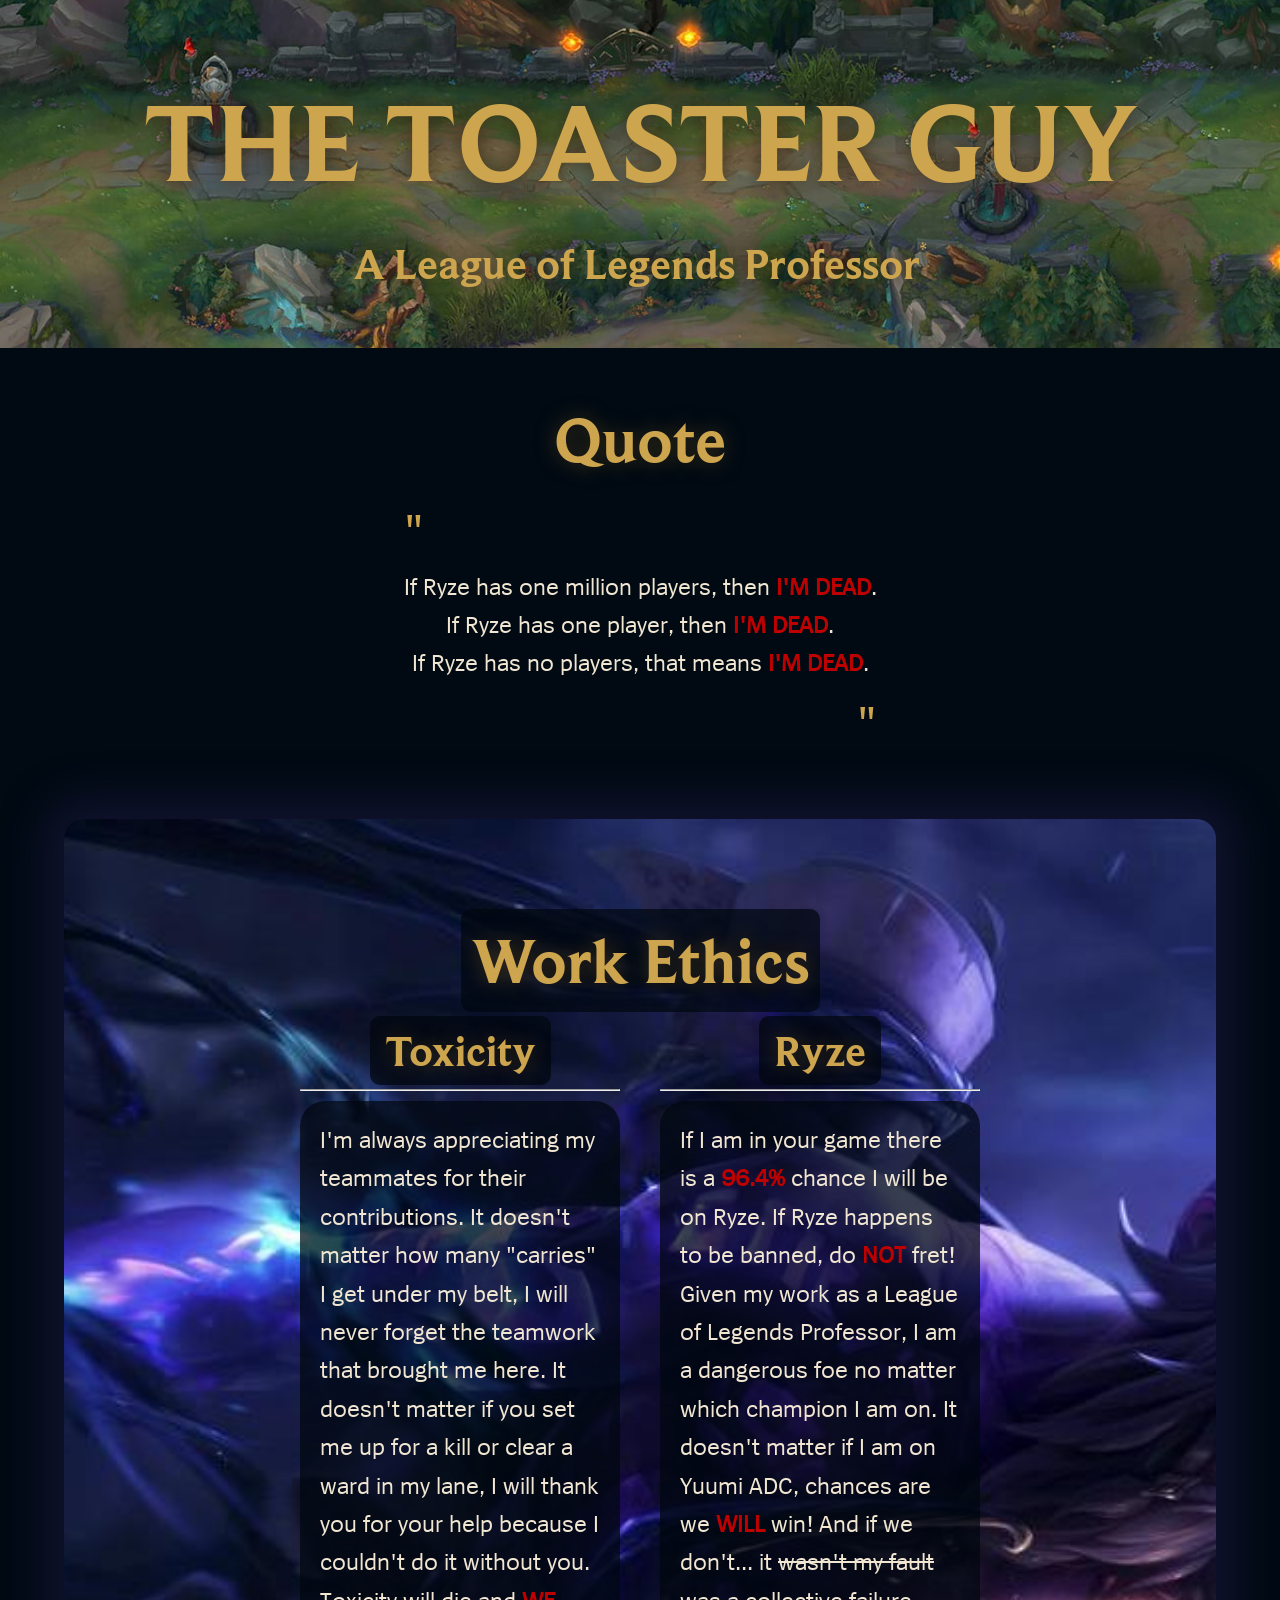
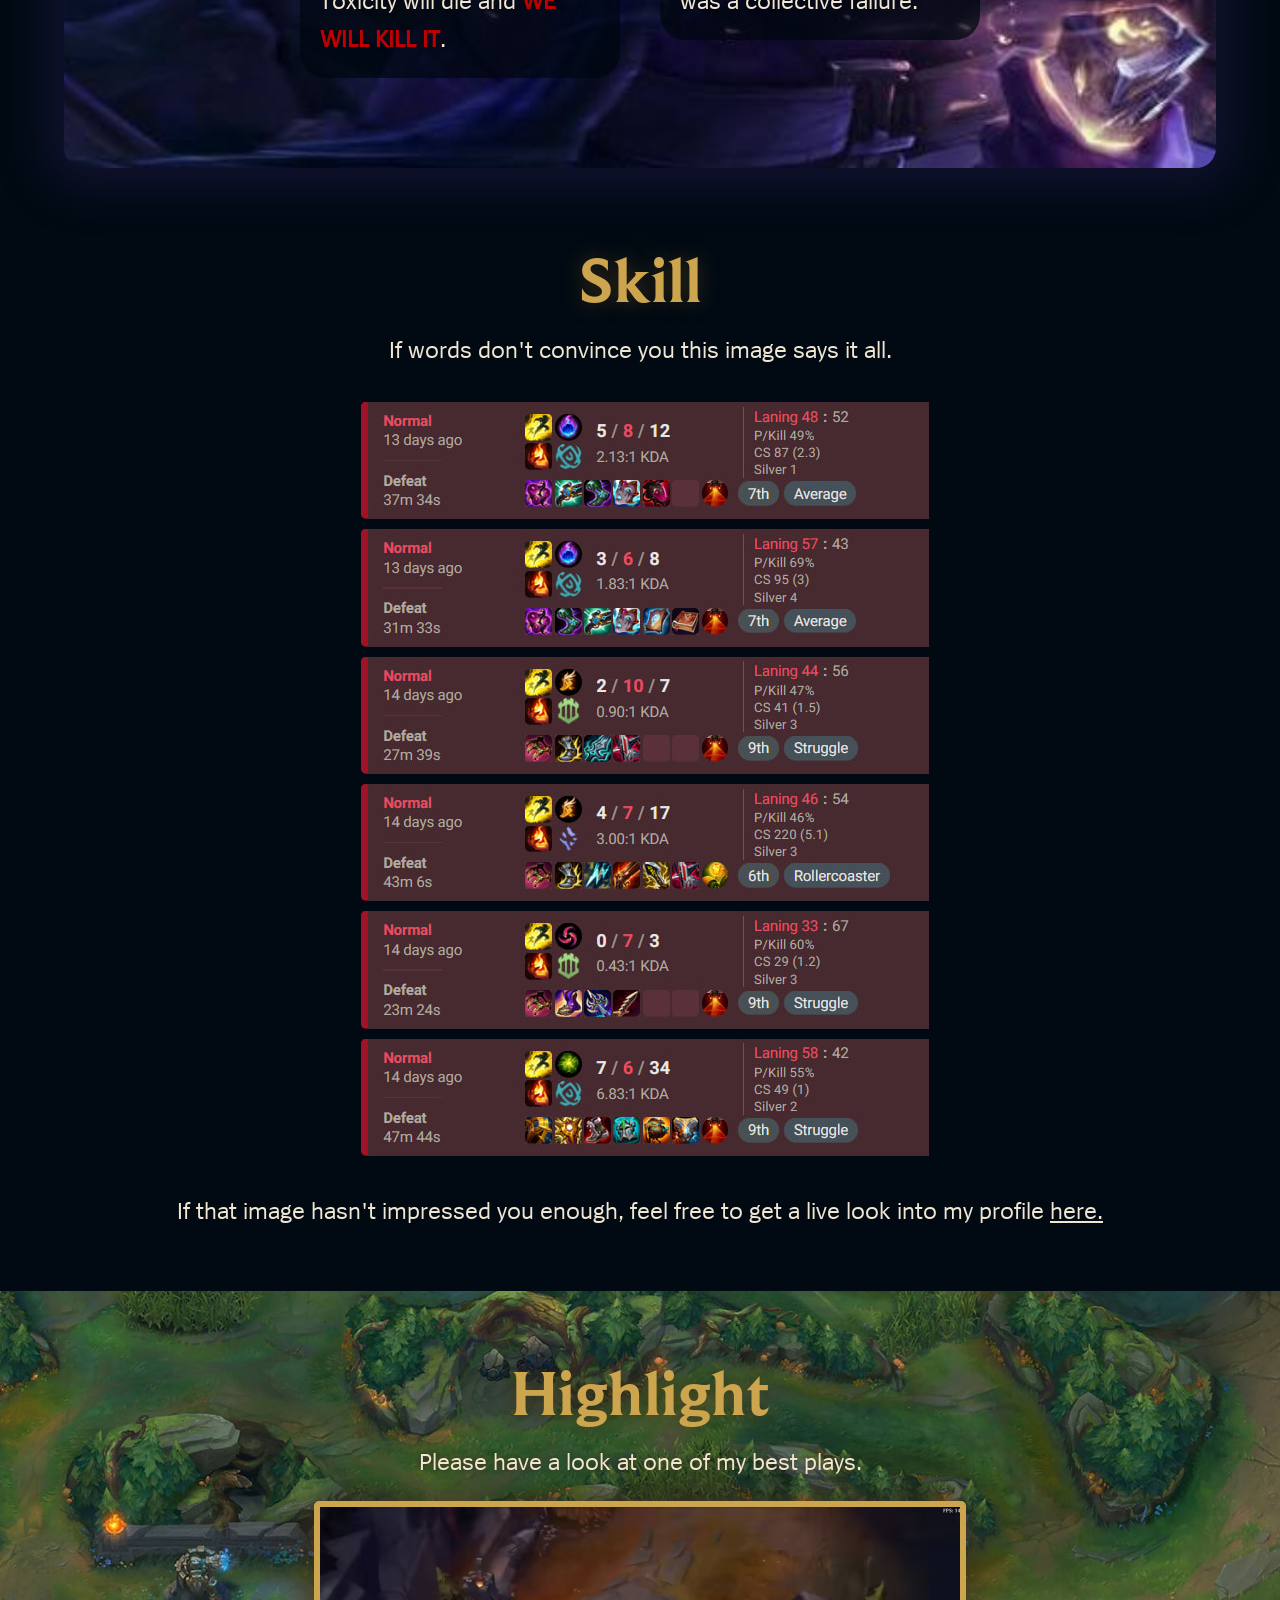
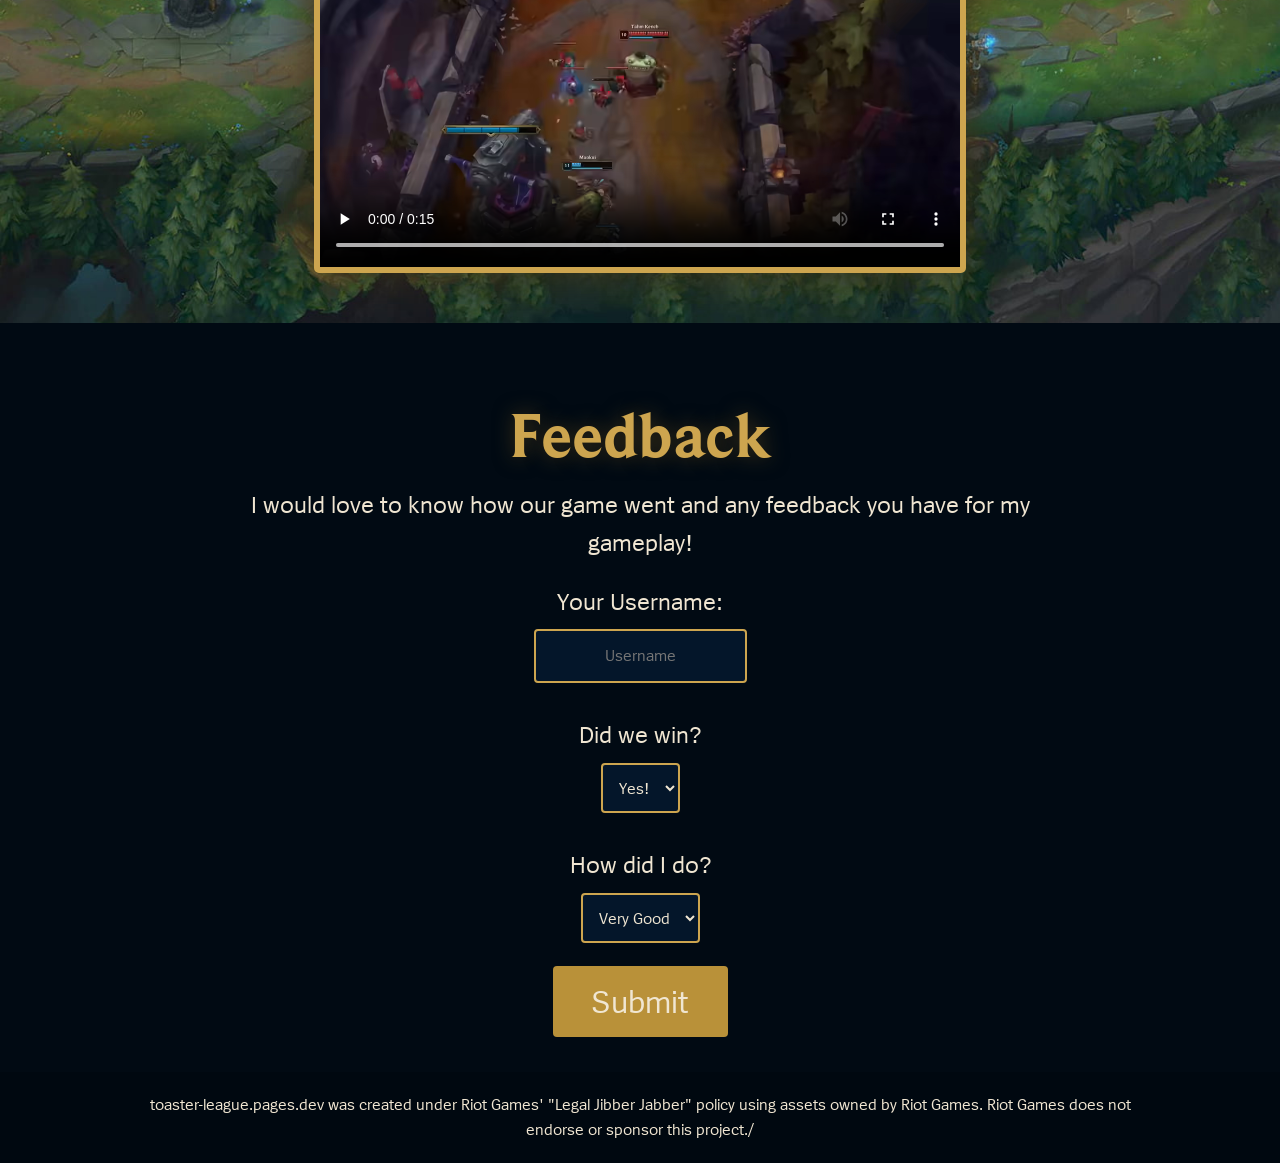
<file: index.html>
<!DOCTYPE html>
<html lang="en">

<head>
  <meta charset="UTF-8" />
  <meta name="viewport" content="width=device-width, initial-scale=1.0" />
  <link href="css/normalize.css" rel="stylesheet" />
  <link href="css/style.css" rel="stylesheet" />
  <link rel="icon" type="image/png" sizes="32x32" href="assets/img/favicon-32x32.png">
  <script defer src="https://umami.nate-76.duckdns.org/script.js"
    data-website-id="c14207f7-4c27-4da5-a3a6-cc63d356e84b"></script>
  <title>THE TOASTER GUY#NA1</title>
</head>

<body>
  <!-- Fix flash of content on FF -->
  <script></script>

  <div id="loading-screen">
    <h1>Loading...</h1>
  </div>

  <header>
    <section class="intro">
      <h1>THE TOASTER GUY</h1>
      <h2>A League of Legends Professor<span class="asterisk">*</span></h2>
    </section>
  </header>

  <main>
    <section class="champ-quote">
      <h1>Quote</h1>
      <p class="champ-quotation-start">"</p>
      <p>If <span class="champName"></span> has one million players, then <b>I'M DEAD</b>.</p>
      <p>If <span class="champName"></span> has one player, then <b>I'M DEAD</b>.</p>
      <p>If <span class="champName"></span> has no players, that means <b>I'M DEAD</b>.</p>
      <p class="champ-quotation-end">"</p>
    </section>

    <section id="work-ethic">
      <img id="color-thief-pic" src="assets/img/champs/Ryze.jpg" style="display: none;">
      <h1>Work Ethics</h1>

      <div class="ethic-container">
        <div class="ethic-1">
          <h2>Toxicity</h2>
          <hr>
          <p>I'm always appreciating my teammates for their contributions. It doesn't matter how many "carries" I get
            under my belt, I will
            never forget the teamwork that brought me here. It doesn't matter if you set me up for a kill or clear a
            ward in
            my lane, I will thank you for your help because I couldn't do it without you. Toxicity will die and <b>WE
              WILL KILL IT</b>.</p>
        </div>
        <div class="ethic-2">
          <h2><span class="champName"></span></h2>
          <hr>
          <p>If I am in your game there is a <b>96.4%</b> chance I will be on
            <span class="champName"></span>. If <span class="champName"></span>
            happens to be banned, do <b>NOT</b> fret! Given my work as a League of Legends Professor, I am a dangerous
            foe no matter which champion I am on. It doesn't matter if I am on Yuumi ADC, chances are we <b>WILL</b>
            win! And if we don't... it <s>wasn't my fault</s> was a collective failure.
          </p>
        </div>
      </div>
    </section>

    <section class="skill">
      <h1>Skill</h1>
      <p>If words don't convince you this image says it all.</p>
      <img src="assets/img/champ-history.jpg" alt="A picture of my profile showing a 6 game loss streak.">
      <p>If that image hasn't impressed you enough, feel free to get a live look into my profile <a
          href="https://www.op.gg/summoners/na/THE%20TOASTER%20GUY-NA1" target="_blank">here.</a></p>
    </section>

    <section class="clip">
      <h1>Highlight</h1>
      <p>Please have a look at one of my best plays.</p>
      <video width="640" height="360" controls>
        <source src="assets/kench-clip.mp4" type="video/mp4">
        Your browser does not support this video.
      </video>
    </section>

    <section class="feedback">
      <h1>Feedback</h1>

      <p>I would love to know how our game went and any feedback you have for my gameplay!</p>

      <form name="Gameplay Feedback" action="https://api.web3forms.com/submit" method="POST">

        <input type="hidden" name="access_key" value="943732d7-a4e6-4e3c-a3d8-d96779f5fdb8">

        <label for="username">Your Username:</label>
        <input type="text" id="username" name="Username" placeholder="Username" autocomplete="off" required>

        <br>

        <label for="win">Did we win?</label>
        <select id="win" name="Win?" required>
          <option value="Yes">Yes!</option>
          <option value="No">No...</option>
        </select>

        <br>

        <label for="skill">How did I do?</label>
        <select id="skill" name="How did I do?" required>
          <option value="Very Good">Very Good</option>
          <option value="Good">Good</option>
          <option value="Average">Average</option>
          <option value="Bad">Bad</option>
          <option value="Abysmal">Abysmal</option>
        </select>

        <input type="checkbox" name="botcheck" class="hidden" style="display: none;">

        <input type="hidden" name="redirect" value="https://toaster-league.pages.dev/thanks.html">

        <input type="submit" value="Submit">
      </form>
    </section>
  </main>

  <footer>
    <p>toaster-league.pages.dev was created under Riot Games' "Legal Jibber Jabber" policy using assets owned by Riot Games. Riot Games does not endorse or sponsor this project./</p>
  </footer>

  <script type="module">
    import ColorThief from './js/color-thief.mjs';

    const colorThief = new ColorThief();

    const loadingScreenElement = document.getElementById('loading-screen');
    const workEthicElement = document.getElementById('work-ethic');
    const colorThiefPic = document.getElementById('color-thief-pic');
    const workEthicShadow = '0px 0px 40px 20px ';

    document.addEventListener('DOMContentLoaded', async () => {
      try {
        const response = await fetch('https://lolwebsiteapi.nate-76.duckdns.org/toaster');
        const data = await response.json();

        const newString = data.currentString;
        colorThiefPic.src = `assets/img/champs/${data.currentString}.jpg`;

        workEthicElement.style.backgroundImage = `url('assets/img/champs/${data.currentString.replace("'", "\\'")}.jpg')`;

        const nameElements = document.querySelectorAll('.champName');

        nameElements.forEach(element => {
          element.innerHTML = newString;
        });

        let imgColor;

        if (colorThiefPic.complete) {
          imgColor = colorThief.getColor(colorThiefPic);
          processColor(imgColor);
        } else {
          colorThiefPic.addEventListener('load', function () {
            imgColor = colorThief.getColor(colorThiefPic);
            processColor(imgColor);
          });
        }

        function processColor(imgColor) {
          const imgColorCondensed = `rgb(${imgColor[0]}, ${imgColor[1]}, ${imgColor[2]})`;
          workEthicElement.style.boxShadow = workEthicShadow + imgColorCondensed;

          loadingScreenElement.classList.add('hidden');
        }
      }
      catch (error) {
        console.error('Error fetching data:', error);

        workEthicElement.style.backgroundImage = "url('assets/img/champs/Ryze.jpg')";

        const nameElements = document.querySelectorAll('.champName');

        nameElements.forEach(element => {
          element.innerHTML = 'Ryze';
        });

        workEthicElement.style.boxShadow = workEthicShadow + '#10122d';

        loadingScreenElement.classList.add('hidden');
      }
    });

    loadingScreenElement.addEventListener('transitionend', () => {
      loadingScreenElement.remove();
    });
  </script>
</body>

</html>
</file>
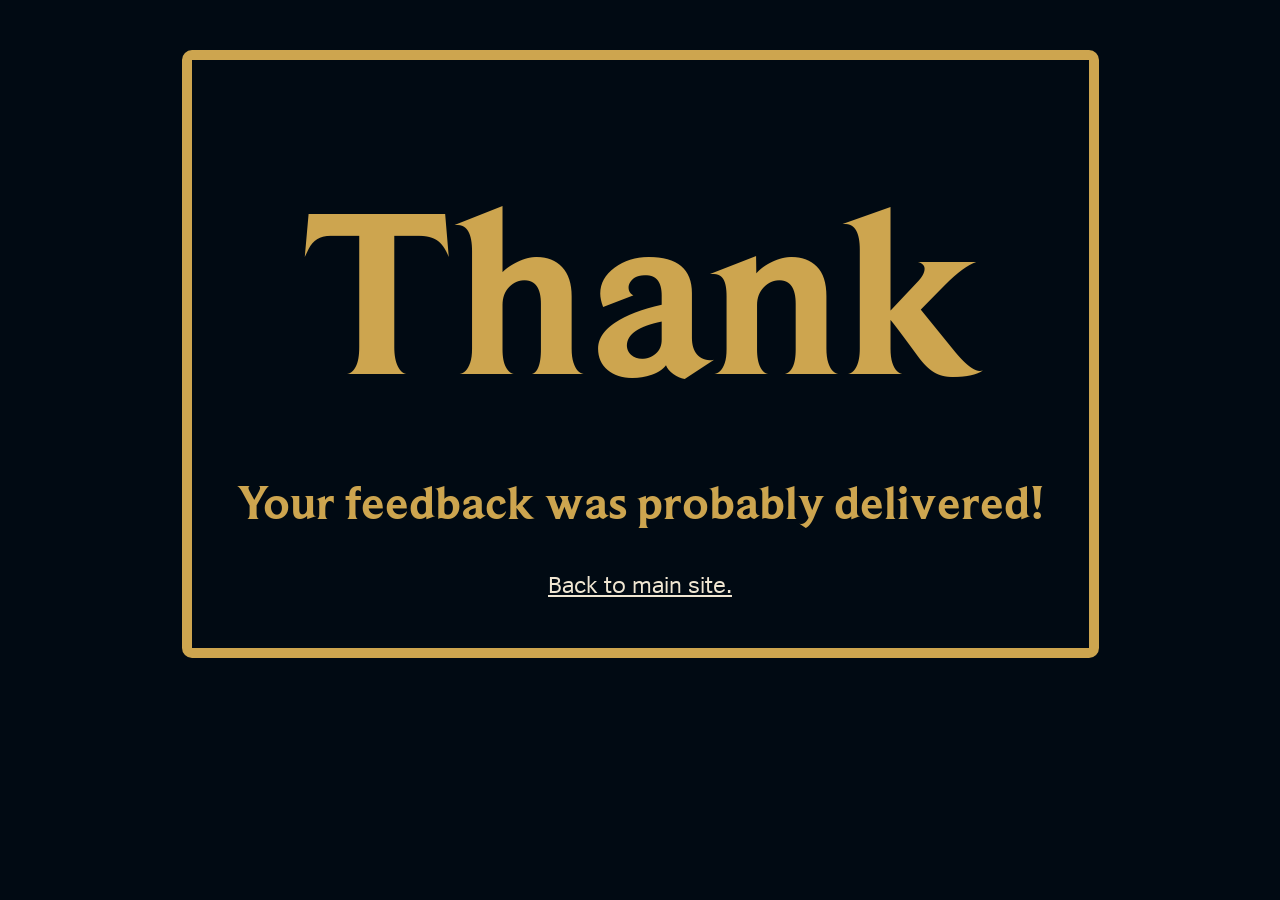
<file: thanks.html>
<!DOCTYPE html>
<html lang="en">
<head>
    <meta charset="UTF-8" />
    <meta name="viewport" content="width=device-width, initial-scale=1.0" />
    <link href="css/normalize.css" rel="stylesheet" />
    <link href="css/style2.css" rel="stylesheet" />
    <link rel="icon" type="image/png" sizes="32x32" href="assets/img/favicon-32x32.png">
    <title>Thank You</title>
</head>
<body>
    <header>
        <h1>Thank</h1>
        <h2>Your feedback was probably delivered!</h2>
        <a href="/index.html">Back to main site.</a>
    </header>
</body>
</html>
</file>
<file: css/style.css>
@font-face {
    font-family: 'BeaufortforLOL Bold';
    src: url(/assets/fonts/BeaufortforLOL-Bold.ttf);
}

@font-face {
    font-family: 'Spiegel Regular';
    src: url(/assets/fonts/Spiegel-Regular.ttf);
}

body {
    background-color: #010A13;
    color: rgb(240, 230, 210);
    font-family: 'Spiegel Regular';
    line-height: 1.6;
}

h1,
h2,
h3,
h4,
h5,
h6 {
    font-family: 'BeaufortforLOL Bold';
    color: rgb(205, 165, 79);
}

h1 {
    font-size: 4rem;
    text-shadow: 0px 0px 20px rgb(61, 49, 24);
}

h2 {
    font-size: 2.7rem;
    text-shadow: 0px 0px 20px rgb(61, 49, 24);
}

p,
a {
    font-size: 1.5rem;
    max-width: 60ch;
}

a {
    color: rgb(240, 230, 210);
}

b {
    color: rgb(190, 0, 0);
}

hr {
    color: rgb(240, 230, 210);
}

header {
    padding-block: 50px;
    background-image: url(/assets/img/top-lane.jpg);
    background-color: #010A13;
    background-position: center;
    background-repeat: no-repeat;
    background-size: cover;
}

#loading-screen {
    position: fixed;
    display: flex;
    justify-content: center;
    align-items: center;
    width: 100vw;
    height: 100vh;
    background-color: #010A13;
    z-index: 9999;
    transition: opacity 0.3s ease-out;
}

#loading-screen h1 {
    font-size: 6rem;
}

#loading-screen.hidden {
    opacity: 0;
    pointer-events: none;
}

.intro {
    text-align: center;
    width: fit-content;
    margin: 0 auto;
}

.intro h1 {
    font-size: 7rem;
    max-width: 90vw;
    width: fit-content;
    margin: 0 auto;
}

.asterisk {
    font-size: max(10px, 1rem);
    vertical-align: text-top;
}

.champ-quote {
    width: fit-content;
    max-width: 80vw;
    margin: 40px auto;
    text-align: center;
    font-size: max(14px, 1.5rem);
}

.champ-quotation-start {
    color: rgb(205, 165, 79);
    font-size: max(25px, 3rem);
    text-align: start;
}

.champ-quotation-end {
    color: rgb(205, 165, 79);
    font-size: max(25px, 3rem);
    text-align: end;
}

#work-ethic {
    max-width: 90vw;
    border-radius: 20px;
    padding-block: 90px;
    margin: 60px auto;
    text-align: center;
    background-color: #010A13;
    background-position: center;
    background-repeat: no-repeat;
    background-size: cover;
}

#work-ethic h1 {
    width: fit-content;
    margin: 0 auto;
    padding-inline: 10px;
    background-color: #000810b8;
    border-radius: 10px;
}

.ethic-container {
    display: grid;
    width: fit-content;
    margin: 0 auto;
    grid-template-columns: 25vw 25vw;
    gap: 40px;
    text-align: left;
}

.ethic-container h2 {
    background-color: #000810b8;
    width: fit-content;
    margin: 4px auto;
    padding-inline: 15px;
    border-radius: 10px;
    white-space: nowrap;
}

.ethic-container p {
    margin-block-start: 10px;
    background-color: #000810b8;
    padding: 20px;
    border-radius: 25px;
}

.skill {
    width: fit-content;
    margin: 60px auto;
    text-align: center;
}

.skill p {
    max-width: 80vw;
}

.skill img {
    max-width: 60vw;
    margin: 0 auto;
    padding-block: 30px;
}

.clip {
    margin: 60px auto;
    padding-block: 50px;
    text-align: center;
    background-image: url(/assets/img/bot-lane.jpg);
    background-color: #010A13;
    background-position: center;
    background-repeat: no-repeat;
    background-size: cover;
}

.clip p {
    padding-bottom: 20px;
    margin: 0 auto;
    text-shadow: 0px 0px 5px rgb(61, 49, 24);
}

.clip video {
    border: 6px solid rgb(205, 165, 79);
    border-radius: 5px;
    max-width: 85vw;
    box-sizing: content-box;
    width: 100%;
    height: auto;
    max-width: min(640px, 90vw);
    margin: 0 auto;
    box-shadow: 0px 0px 40px rgb(61, 49, 24);
}

.feedback {
    width: fit-content;
    max-width: 80vw;
    margin: 0 auto;
    text-align: center;
}

.feedback p {
    margin: 0 auto;
}

.feedback form {
    padding-block: 20px;
    width: 40vw;
    margin: 0 auto;
    text-align: center;
    display: flex;
    flex-direction: column;
    justify-items: center;
    align-items: center;
}

.feedback label {
    font-size: 1.5rem;
    max-width: 60ch;
    color: rgb(240, 230, 210);
}

input[type=text],
select {
    max-width: 50vw;
    padding: 12px;
    margin: 8px 0;
    display: inline-block;
    border: 2px solid rgb(205, 165, 79);
    background-color: #04162a;
    color: rgb(240, 230, 210);
    border-radius: 4px;
    box-sizing: border-box;
}

input[type=submit] {
    width: 175px;
    font-size: 2rem;
    background-color: rgb(185, 145, 57);
    color: rgb(240, 230, 210);
    padding: 10px;
    margin: 15px 0;
    border: none;
    border-radius: 4px;
    cursor: pointer;
}

input[type=submit]:hover {
    background-color: rgb(152, 112, 31);
}

input#username {
    text-align: center;
}

footer {
    text-align: center;
    padding-block: 20px;
    background-color: #000810;
}

footer p,
footer a {
    max-width: 80vw;
    margin: 0 auto;
    font-size: 1rem;
}

@media only screen and (min-width: 2000px) {
    #work-ethic {
        max-width: 80vw;
    }
}

@media only screen and (max-width: 1200px) {
    .ethic-container {
        grid-template-columns: 35vw 35vw;
    }
}

@media only screen and (max-width: 850px) {
    .ethic-container {
        grid-template-columns: 80vw;
        grid-template-rows: auto auto;
    }
}


@media only screen and (max-width: 700px) {
    h1 {
        font-size: 3.5rem;
    }

    h2 {
        font-size: 2.5rem;
    }

    p,
    a {
        font-size: 1.4rem;
        max-width: 60ch;
    }

    .ethic-container {
        grid-template-columns: 80vw;
        grid-template-rows: auto auto;
    }
}

@media only screen and (max-width: 550px) {
    .intro h1 {
        font-size: 3.5rem !important;
    }

    h1 {
        font-size: 3rem;
    }

    h2 {
        font-size: 2.2rem;
    }

    p,
    a {
        font-size: 1.2rem;
        max-width: 60ch;
    }

    .intro h1 {
        font-size: 7rem;
    }

    .skill img {
        max-width: 85vw;
    }

    .ethic-container {
        grid-template-columns: 80vw;
        grid-template-rows: auto auto;
    }
}
</file>
<file: css/style2.css>
@font-face {
    font-family: 'BeaufortforLOL Bold';
    src: url(/assets/fonts/BeaufortforLOL-Bold.ttf);
}

@font-face {
    font-family: 'Spiegel Regular';
    src: url(/assets/fonts/Spiegel-Regular.ttf);
}

body {
    background-color: #010A13;
    color: rgb(240, 230, 210);
    font-family: 'Spiegel Regular';
}

h1, h2, h3, h4, h5, h6 {
    font-family: 'BeaufortforLOL Bold';
    color: rgb(205, 165, 79);
}

h1 {
    font-size: 15rem;
}

h2 {
    font-size: 3rem;
}

p, a {
    font-size: 1.5rem;
    max-width: 60ch;
}

a {
    color: rgb(240, 230, 210);
}

header {
    width: fit-content;
    max-width: 90vw;
    margin: 0 auto;
    margin-top: 50px;
    text-align: center;
    padding: 45px;
    border: 10px solid rgb(205, 165, 79);
    border-radius: 10px;
}

header h2 {
    padding-bottom: 30px;
}

@media only screen and (max-width: 1030px) {
    h1 {
        font-size: 10rem;
    }

    h2 {
        font-size: 2.5rem;
    }
}

@media only screen and (max-width: 730px) {
    h1 {
        font-size: 6rem;
    }  

    h2 {
        font-size: 2rem;
    }
}

@media only screen and (max-width: 440px) {
    h1 {
        font-size: 3.5rem;
    }  

    h2 {
        font-size: 1.8rem;
    }

    header {
        padding: 25px;
        border: 6px solid rgb(205, 165, 79);
    }
    
}
</file>
